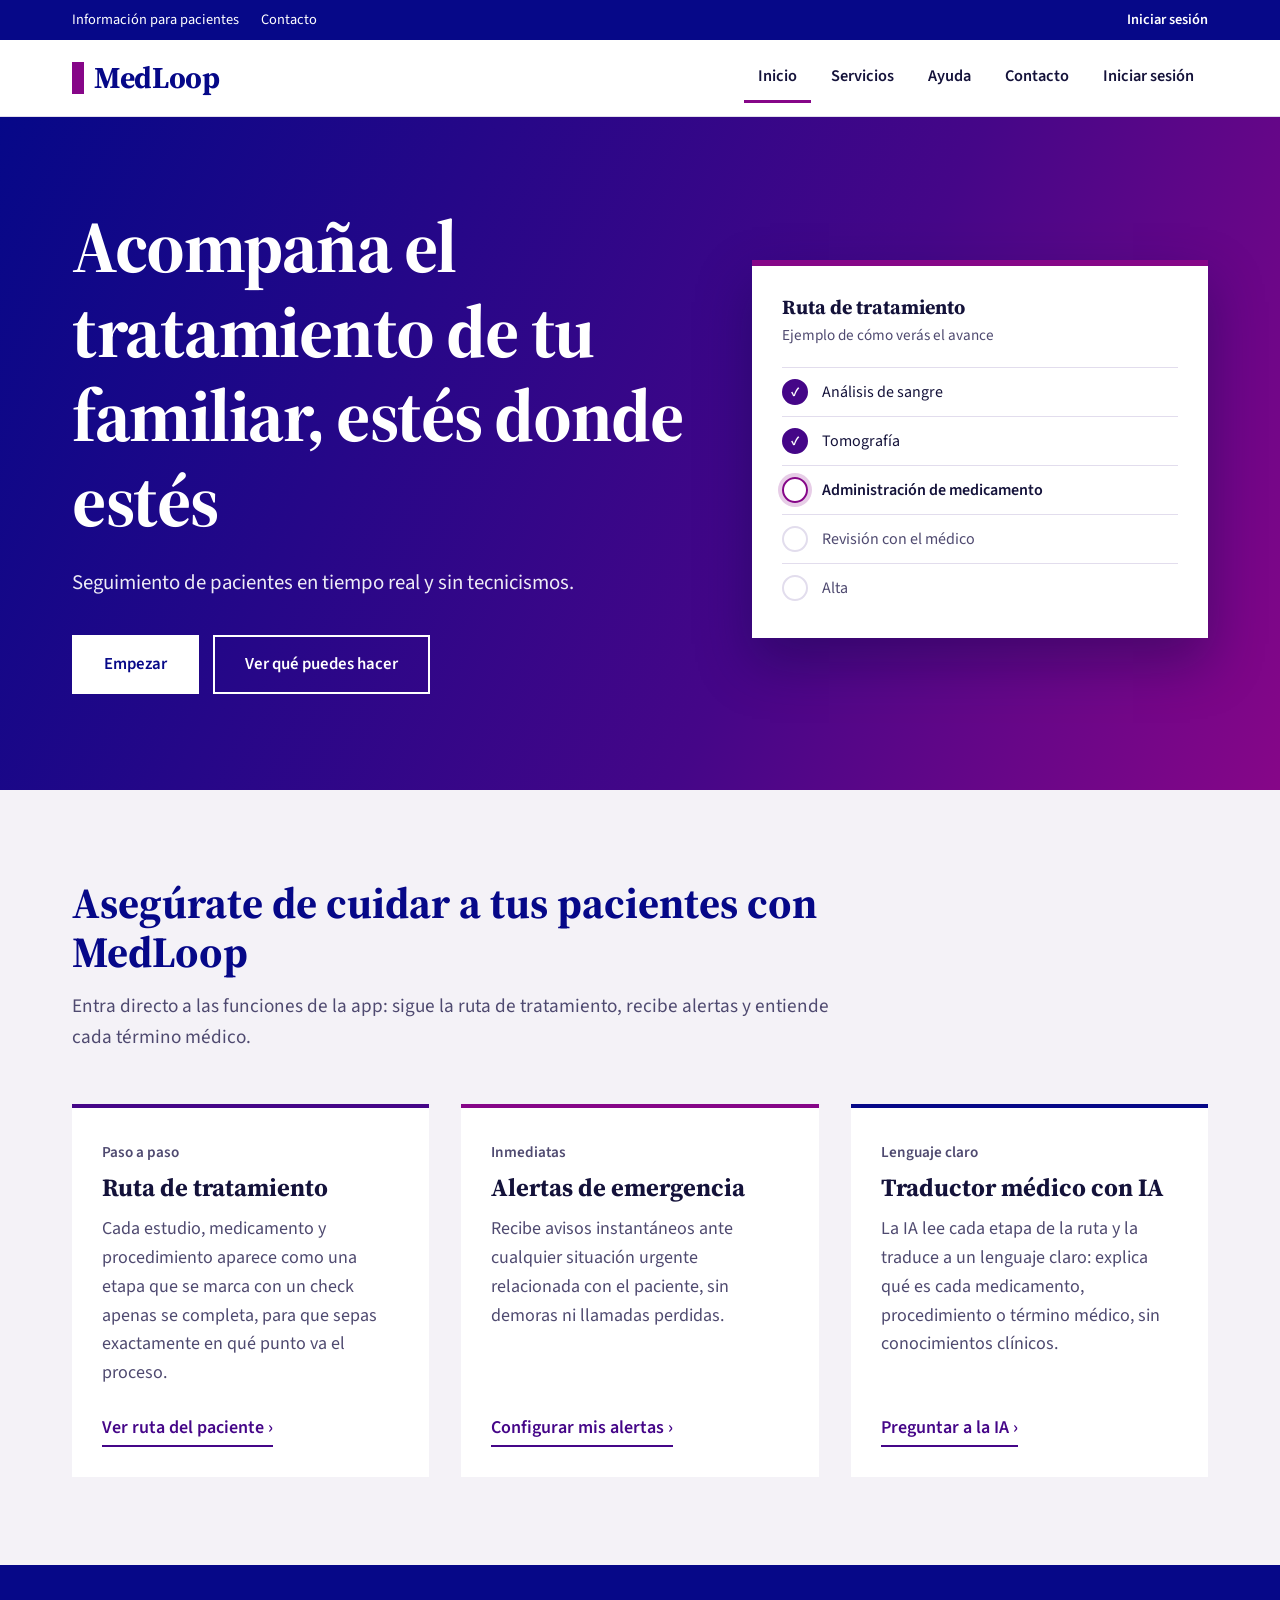
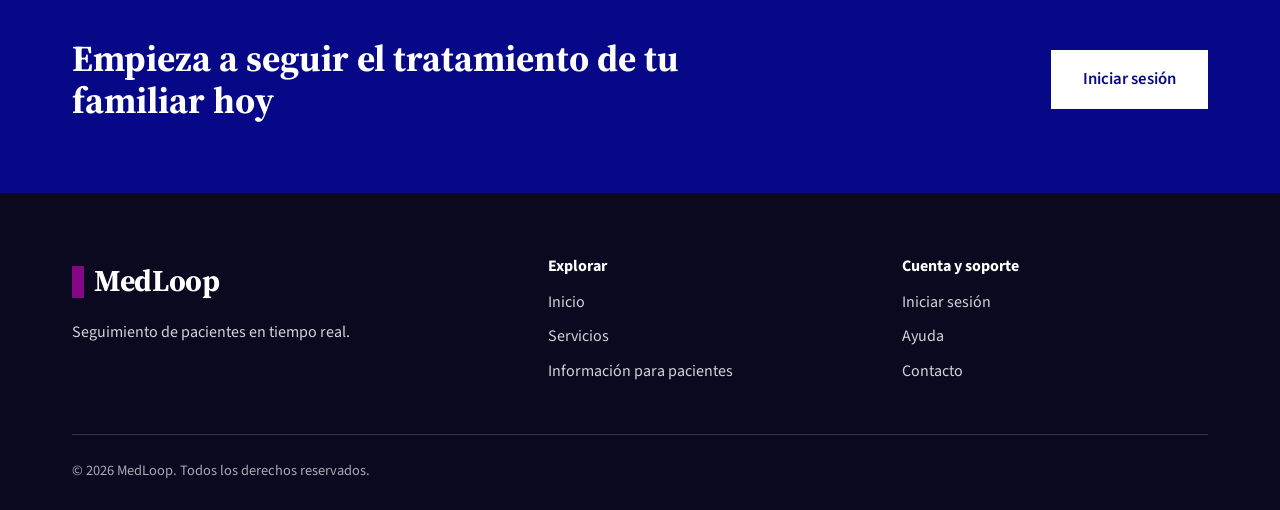
<file: index.html>
<!DOCTYPE html>
<html lang="es">
<head>
<meta charset="UTF-8">
<meta name="viewport" content="width=device-width, initial-scale=1.0">
<title>MedLoop</title>
<link rel="preconnect" href="https://fonts.googleapis.com">
<link rel="preconnect" href="https://fonts.gstatic.com" crossorigin>
<link href="https://fonts.googleapis.com/css2?family=Source+Sans+3:wght@400;600;700&family=Source+Serif+4:opsz,wght@8..60,600;8..60,700&display=swap" rel="stylesheet">
<link rel="stylesheet" href="styles.css">
</head>
<body>

<a class="skip" href="#servicios">Saltar al contenido</a>

<div class="utilidades">
  <div class="contenedor">
    <ul>
      <li><a href="#servicios">Información para pacientes</a></li>
      <li><a href="#contacto">Contacto</a></li>
    </ul>
    <ul>
      <li><a class="sesion" href="login.html">Iniciar sesión</a></li>
    </ul>
  </div>
</div>

<header class="cabecera">
  <div class="contenedor">
    <a class="marca" href="index.html">MedLoop</a>
    <button class="btn-menu" id="btnMenu" aria-expanded="false" aria-controls="menu">Menú</button>
    <nav class="menu-principal" id="menu" aria-label="Principal">
      <ul>
        <li><a href="index.html" aria-current="page">Inicio</a></li>
        <li><a href="#servicios">Servicios</a></li>
        <li><a href="#servicios">Ayuda</a></li>
        <li><a href="#contacto">Contacto</a></li>
        <li><a href="login.html">Iniciar sesión</a></li>
      </ul>
    </nav>
  </div>
</header>

<main>
  <section class="portada" id="inicio">
    <div class="contenedor">
      <div>
        <h1>Acompaña el tratamiento de tu familiar, estés donde estés</h1>
        <p>Seguimiento de pacientes en tiempo real y sin tecnicismos.</p>
        <div class="acciones">
          <a class="btn btn-claro" href="login.html">Empezar</a>
          <a class="btn btn-borde" href="#servicios">Ver qué puedes hacer</a>
        </div>
      </div>

      <!-- Ejemplo visual de la ruta de tratamiento (decorativo) -->
      <div class="ruta-demo" aria-hidden="true">
        <h2>Ruta de tratamiento</h2>
        <p class="sub">Ejemplo de cómo verás el avance</p>
        <ol>
          <li class="hecho"><span class="punto">✓</span> Análisis de sangre</li>
          <li class="hecho"><span class="punto">✓</span> Tomografía</li>
          <li class="actual"><span class="punto"></span> Administración de medicamento</li>
          <li class="pendiente"><span class="punto"></span> Revisión con el médico</li>
          <li class="pendiente"><span class="punto"></span> Alta</li>
        </ol>
      </div>
    </div>
  </section>

  <section class="seccion seccion-gris" id="servicios">
    <div class="contenedor">
      <div class="encabezado">
        <h2>Asegúrate de cuidar a tus pacientes con MedLoop</h2>
        <p>Entra directo a las funciones de la app: sigue la ruta de tratamiento, recibe alertas y entiende cada término médico.</p>
      </div>

      <div class="tarjetas">
        <article class="tarjeta">
          <span class="etiqueta">Paso a paso</span>
          <h3>Ruta de tratamiento</h3>
          <p>Cada estudio, medicamento y procedimiento aparece como una etapa que se marca con un check apenas se completa, para que sepas exactamente en qué punto va el proceso.</p>
          <a class="enlace-flecha" href="login.html">Ver ruta del paciente</a>
        </article>

        <article class="tarjeta">
          <span class="etiqueta">Inmediatas</span>
          <h3>Alertas de emergencia</h3>
          <p>Recibe avisos instantáneos ante cualquier situación urgente relacionada con el paciente, sin demoras ni llamadas perdidas.</p>
          <a class="enlace-flecha" href="login.html">Configurar mis alertas</a>
        </article>

        <article class="tarjeta">
          <span class="etiqueta">Lenguaje claro</span>
          <h3>Traductor médico con IA</h3>
          <p>La IA lee cada etapa de la ruta y la traduce a un lenguaje claro: explica qué es cada medicamento, procedimiento o término médico, sin conocimientos clínicos.</p>
          <a class="enlace-flecha" href="login.html">Preguntar a la IA</a>
        </article>
      </div>
    </div>
  </section>

  <section class="banda">
    <div class="contenedor">
      <h2>Empieza a seguir el tratamiento de tu familiar hoy</h2>
      <a class="btn btn-claro" href="login.html">Iniciar sesión</a>
    </div>
  </section>
</main>

<footer class="pie" id="contacto">
  <div class="contenedor">
    <div class="columnas">
      <div>
        <a class="marca" href="index.html">MedLoop</a>
        <p>Seguimiento de pacientes en tiempo real.</p>
      </div>
      <div>
        <h2>Explorar</h2>
        <ul>
          <li><a href="index.html">Inicio</a></li>
          <li><a href="#servicios">Servicios</a></li>
          <li><a href="#servicios">Información para pacientes</a></li>
        </ul>
      </div>
      <div>
        <h2>Cuenta y soporte</h2>
        <ul>
          <li><a href="login.html">Iniciar sesión</a></li>
          <li><a href="#servicios">Ayuda</a></li>
          <li><a href="#contacto">Contacto</a></li>
        </ul>
      </div>
    </div>
    <p class="legal">&copy; 2026 MedLoop. Todos los derechos reservados.</p>
  </div>
</footer>

<script src="script.js"></script>
</body>
</html>

</body>
</html>
</file>
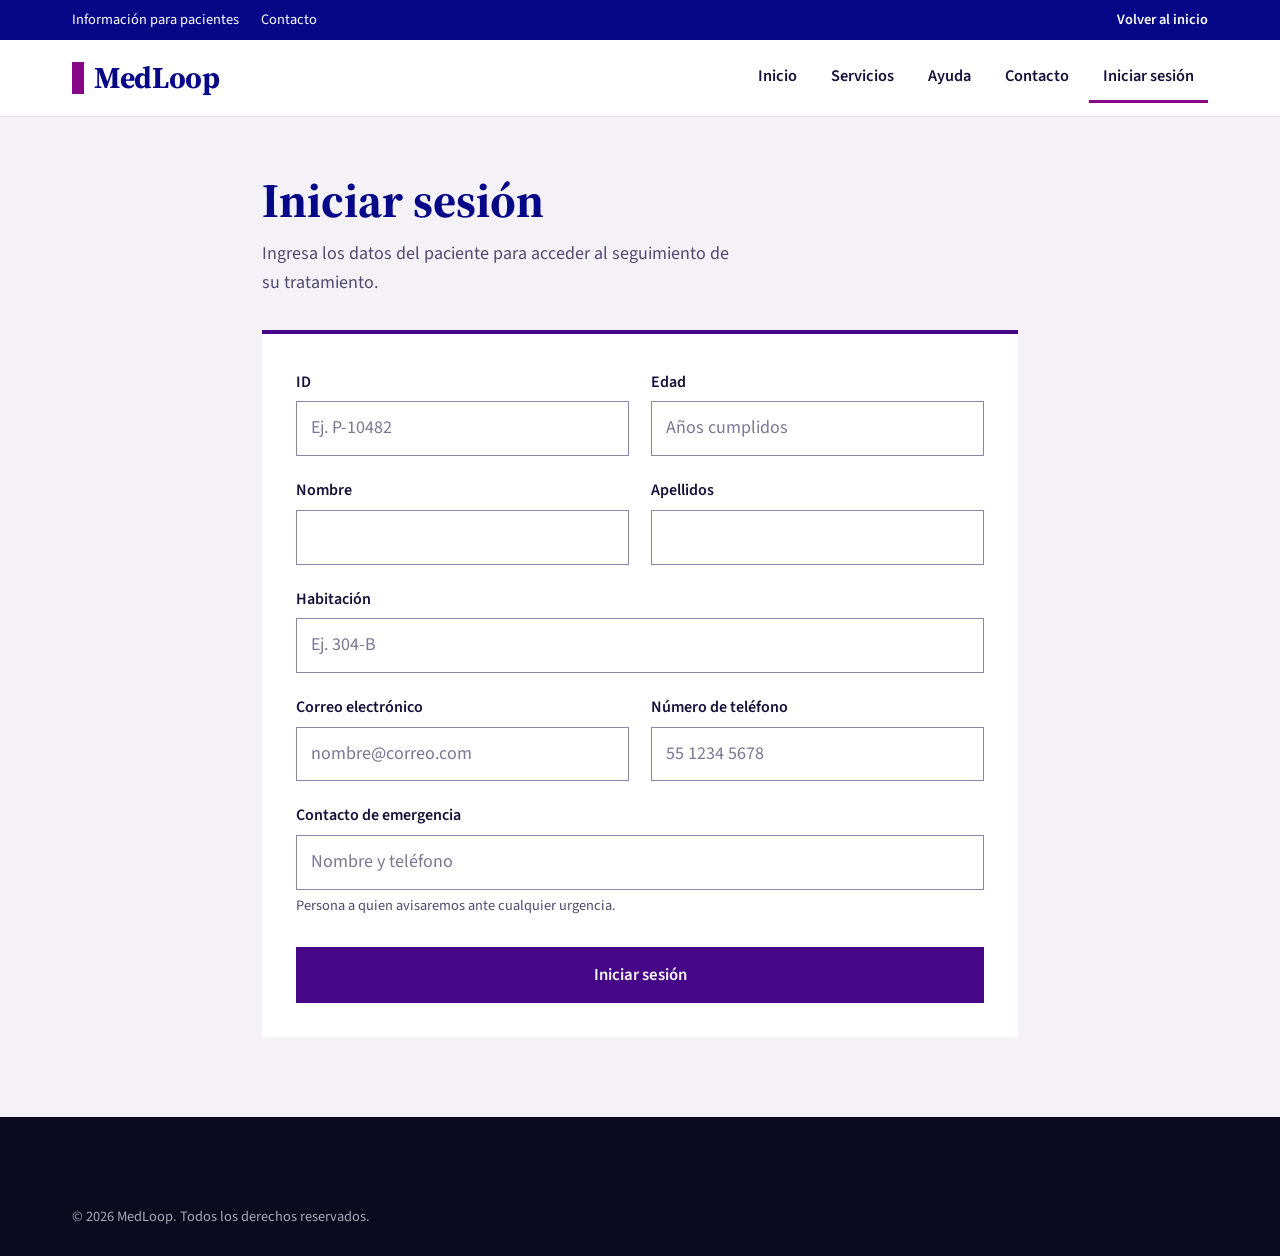
<file: login.html>
<!DOCTYPE html>
<html lang="es">
<head>
<meta charset="UTF-8">
<meta name="viewport" content="width=device-width, initial-scale=1.0">
<title>Iniciar sesión | MedLoop</title>
<link rel="preconnect" href="https://fonts.googleapis.com">
<link rel="preconnect" href="https://fonts.gstatic.com" crossorigin>
<link href="https://fonts.googleapis.com/css2?family=Source+Sans+3:wght@400;600;700&family=Source+Serif+4:opsz,wght@8..60,600;8..60,700&display=swap" rel="stylesheet">
<link rel="stylesheet" href="styles.css">
</head>
<body class="pagina-formulario">

<a class="skip" href="#contenido">Saltar al contenido</a>

<div class="utilidades">
  <div class="contenedor">
    <ul>
      <li><a href="index.html#servicios">Información para pacientes</a></li>
      <li><a href="index.html#contacto">Contacto</a></li>
    </ul>
    <ul>
      <li><a class="sesion" href="index.html">Volver al inicio</a></li>
    </ul>
  </div>
</div>

<header class="cabecera">
  <div class="contenedor">
    <a class="marca" href="index.html">MedLoop</a>
    <button class="btn-menu" id="btnMenu" aria-expanded="false" aria-controls="menu">Menú</button>
    <nav class="menu-principal" id="menu" aria-label="Principal">
      <ul>
        <li><a href="index.html">Inicio</a></li>
        <li><a href="index.html#servicios">Servicios</a></li>
        <li><a href="index.html#servicios">Ayuda</a></li>
        <li><a href="index.html#contacto">Contacto</a></li>
        <li><a href="login.html" aria-current="page">Iniciar sesión</a></li>
      </ul>
    </nav>
  </div>
</header>

<main id="contenido">
  <div class="contenedor estrecho">
    <h1>Iniciar sesión</h1>
    <p class="intro">Ingresa los datos del paciente para acceder al seguimiento de su tratamiento.</p>

    <form class="datos" id="loginForm" novalidate>
      <div class="grid">
        <div>
          <label for="id">ID</label>
          <input id="id" name="id" type="text" required autocomplete="off" placeholder="Ej. P-10482">
        </div>
        <div>
          <label for="edad">Edad</label>
          <input id="edad" name="edad" type="number" required min="0" max="120" inputmode="numeric" placeholder="Años cumplidos">
        </div>
        <div>
          <label for="nombre">Nombre</label>
          <input id="nombre" name="nombre" type="text" required autocomplete="given-name">
        </div>
        <div>
          <label for="apellidos">Apellidos</label>
          <input id="apellidos" name="apellidos" type="text" required autocomplete="family-name">
        </div>
        <div class="full">
          <label for="habitacion">Habitación</label>
          <input id="habitacion" name="habitacion" type="text" required autocomplete="off" placeholder="Ej. 304-B">
        </div>
        <div>
          <label for="correo">Correo electrónico</label>
          <input id="correo" name="correo" type="email" required autocomplete="email" placeholder="nombre@correo.com">
        </div>
        <div>
          <label for="telefono">Número de teléfono</label>
          <input id="telefono" name="telefono" type="tel" required autocomplete="tel" inputmode="tel" pattern="[0-9+\s()\-]{8,20}" placeholder="55 1234 5678">
        </div>
        <div class="full">
          <label for="emergencia">Contacto de emergencia</label>
          <input id="emergencia" name="emergencia" type="text" required autocomplete="off" placeholder="Nombre y teléfono">
          <p class="hint">Persona a quien avisaremos ante cualquier urgencia.</p>
        </div>
      </div>

      <button class="btn btn-morado" type="submit">Iniciar sesión</button>
      <p class="ok" id="ok" role="status">Datos recibidos. Entrando a MedLoop…</p>
    </form>
  </div>
</main>

<footer class="pie">
  <div class="contenedor">
    <p class="legal">&copy; 2026 MedLoop. Todos los derechos reservados.</p>
  </div>
</footer>

<script src="script.js"></script>
<script>
  const form = document.getElementById('loginForm');
  const ok = document.getElementById('ok');
  form.addEventListener('submit', e => {
    e.preventDefault();
    if (!form.checkValidity()) { form.reportValidity(); return; }
    const datos = Object.fromEntries(new FormData(form));
    // TODO: enviar `datos` al servidor (fetch/POST) y redirigir al panel del paciente.
    ok.classList.add('show');
  });
</script>
</body>
</html>
</script>

</body>
</html>
</file>
<file: styles.css>
/* ==========================================================
   MedLoop — hoja de estilos compartida (index.html, login.html)
   Estructura y tipografía inspiradas en stanford.edu:
   Source Serif 4 (títulos) + Source Sans 3 (texto e interfaz).
   Colores: los originales de MedLoop.
   ========================================================== */

/* ---------- Tokens ---------- */
:root {
  --azul: #060888;
  --morado: #450688;
  --magenta: #860688;

  --papel: #ffffff;
  --gris: #f4f2f7;
  --card: #ffffff;
  --texto: #14123a;
  --suave: #4f4a70;
  --linea: #e2dded;
  --enlace: #450688;
  --error: #b00020;

  --serif: "Source Serif 4", "Source Serif Pro", Georgia, "Times New Roman", serif;
  --sans: "Source Sans 3", "Source Sans Pro", -apple-system, "Segoe UI", Arial, sans-serif;

  --ancho: 1200px;
}

@media (prefers-color-scheme: dark) {
  :root:not([data-theme="light"]) {
    --papel: #0a0920; --gris: #100e2a; --card: #141230; --texto: #f1eefa;
    --suave: #b9b2d4; --linea: #2a2650; --enlace: #c9a6e8; --error: #ff8a9b;
  }
}
:root[data-theme="dark"] {
  --papel: #0a0920; --gris: #100e2a; --card: #141230; --texto: #f1eefa;
  --suave: #b9b2d4; --linea: #2a2650; --enlace: #c9a6e8; --error: #ff8a9b;
}

/* ---------- Base ---------- */
*, *::before, *::after { margin: 0; padding: 0; box-sizing: border-box; }
html { scroll-behavior: smooth; scroll-padding-top: 90px; }
body {
  font-family: var(--sans);
  font-size: 1.125rem;
  line-height: 1.6;
  background: var(--papel);
  color: var(--texto);
  -webkit-font-smoothing: antialiased;
}
h1, h2, h3 { font-family: var(--serif); font-weight: 700; line-height: 1.15; }
a { color: var(--enlace); }
:focus-visible { outline: 3px solid var(--magenta); outline-offset: 2px; }

.contenedor { max-width: var(--ancho); margin: 0 auto; padding: 0 32px; }

.skip {
  position: absolute; left: -9999px; top: 0; z-index: 1000;
  background: #fff; color: var(--azul); padding: 10px 16px; font-weight: 600;
}
.skip:focus { left: 0; }

/* ---------- Barra superior (utilidades) ---------- */
.utilidades { background: var(--azul); color: #fff; font-size: .9rem; }
.utilidades .contenedor {
  display: flex; justify-content: space-between; align-items: center;
  min-height: 40px; gap: 20px;
}
.utilidades ul { list-style: none; display: flex; gap: 22px; }
.utilidades a { color: #fff; text-decoration: none; }
.utilidades a:hover, .utilidades a:focus-visible { text-decoration: underline; }
.utilidades .sesion { font-weight: 600; }

/* ---------- Cabecera ---------- */
.cabecera {
  background: var(--card);
  border-bottom: 1px solid var(--linea);
  position: sticky; top: 0; z-index: 200;
}
.cabecera .contenedor {
  display: flex; justify-content: space-between; align-items: center;
  min-height: 76px; gap: 24px;
}
.marca {
  font-family: var(--serif); font-weight: 700; font-size: 1.9rem;
  color: var(--azul); text-decoration: none; letter-spacing: -.01em;
  display: inline-flex; align-items: center; gap: 10px;
}
:root[data-theme="dark"] .marca { color: #fff; }
@media (prefers-color-scheme: dark) { :root:not([data-theme="light"]) .marca { color: #fff; } }
.marca::before {           /* pequeño sello cuadrado, como el bloque del logo de Stanford */
  content: ""; width: 12px; height: 32px; background: var(--magenta);
}

.menu-principal ul { list-style: none; display: flex; gap: 6px; }
.menu-principal a {
  display: block; padding: 10px 14px; color: var(--texto);
  text-decoration: none; font-weight: 600; font-size: 1.02rem;
  border-bottom: 3px solid transparent;
}
.menu-principal a:hover,
.menu-principal a[aria-current="page"] { border-bottom-color: var(--magenta); }

.btn-menu {
  display: none; background: none; border: 1px solid var(--linea); color: var(--texto);
  font: inherit; font-weight: 600; padding: 9px 16px; cursor: pointer;
}

/* ---------- Botones ---------- */
.btn {
  display: inline-block; font-family: var(--sans); font-weight: 600; font-size: 1.05rem;
  padding: 14px 30px; text-decoration: none; cursor: pointer;
  border: 2px solid transparent; border-radius: 0;
  transition: background .2s ease, color .2s ease, border-color .2s ease;
}
.btn-claro { background: #fff; color: var(--azul); }
.btn-claro:hover { background: var(--gris); }
.btn-borde { border-color: #fff; color: #fff; background: transparent; }
.btn-borde:hover { background: rgba(255,255,255,.14); }
.btn-morado { background: var(--morado); color: #fff; }
.btn-morado:hover { background: var(--magenta); }

/* ---------- Portada (hero) ---------- */
.portada {
  background: linear-gradient(115deg, var(--azul) 0%, var(--morado) 62%, var(--magenta) 100%);
  color: #fff;
}
.portada .contenedor {
  display: grid; grid-template-columns: 1.15fr .85fr; gap: 64px;
  align-items: center; padding-top: 88px; padding-bottom: 96px;
}
.portada h1 {
  font-size: clamp(2.6rem, 6vw, 4.6rem); letter-spacing: -.02em; margin-bottom: 22px;
}
.portada p { font-size: 1.3rem; max-width: 34em; margin-bottom: 36px; color: rgba(255,255,255,.92); }
.portada .acciones { display: flex; flex-wrap: wrap; gap: 14px; }

/* Ilustración hecha en CSS: la ruta de tratamiento (sustituye a la foto) */
.ruta-demo {
  background: var(--card); color: var(--texto); padding: 30px 30px 26px;
  border-top: 6px solid var(--magenta); box-shadow: 0 24px 50px rgba(6,8,60,.35);
}
.ruta-demo h2 { font-size: 1.25rem; margin-bottom: 4px; }
.ruta-demo .sub { color: var(--suave); font-size: .95rem; margin-bottom: 20px; }
.ruta-demo ol { list-style: none; position: relative; }
.ruta-demo li {
  display: flex; align-items: center; gap: 14px; padding: 11px 0;
  border-top: 1px solid var(--linea); font-size: 1rem;
}
.ruta-demo .punto {
  flex: none; width: 26px; height: 26px; border-radius: 50%;
  border: 2px solid var(--linea); display: grid; place-items: center;
  font-size: .8rem; font-weight: 700; color: #fff;
}
.ruta-demo .hecho .punto { background: var(--morado); border-color: var(--morado); }
.ruta-demo .actual .punto { border-color: var(--magenta); box-shadow: 0 0 0 4px rgba(134,6,136,.2); }
.ruta-demo .actual { font-weight: 600; }
.ruta-demo .pendiente { color: var(--suave); }

/* ---------- Servicios ---------- */
.seccion { padding: 88px 0; }
.seccion-gris { background: var(--gris); }
.encabezado { max-width: 760px; margin-bottom: 52px; }
.encabezado h2 { font-size: clamp(1.9rem, 4vw, 2.7rem); color: var(--azul); margin-bottom: 14px; }
:root[data-theme="dark"] .encabezado h2 { color: #fff; }
@media (prefers-color-scheme: dark) { :root:not([data-theme="light"]) .encabezado h2 { color: #fff; } }
.encabezado p { color: var(--suave); font-size: 1.2rem; }

.tarjetas { display: grid; grid-template-columns: repeat(3, 1fr); gap: 32px; }
.tarjeta {
  background: var(--card); border-top: 4px solid var(--morado);
  padding: 32px 30px 30px; display: flex; flex-direction: column;
}
.tarjeta:nth-child(2) { border-top-color: var(--magenta); }
.tarjeta:nth-child(3) { border-top-color: var(--azul); }
.tarjeta .etiqueta { font-size: .95rem; font-weight: 600; color: var(--suave); margin-bottom: 8px; }
.tarjeta h3 { font-size: 1.55rem; margin-bottom: 14px; }
.tarjeta p { color: var(--suave); flex: 1; margin-bottom: 26px; }
.enlace-flecha {
  font-weight: 600; text-decoration: none; color: var(--enlace);
  border-bottom: 2px solid currentColor; align-self: flex-start; padding-bottom: 2px;
}
.enlace-flecha::after { content: " \203A"; }
.enlace-flecha:hover { color: var(--magenta); }

/* ---------- Banda de llamada a la acción ---------- */
.banda { background: var(--azul); color: #fff; padding: 72px 0; }
.banda .contenedor {
  display: flex; justify-content: space-between; align-items: center; gap: 32px; flex-wrap: wrap;
}
.banda h2 { font-size: clamp(1.7rem, 3.4vw, 2.3rem); max-width: 20em; }

/* ---------- Pie de página ---------- */
.pie { background: #0a0920; color: rgba(255,255,255,.82); padding: 64px 0 28px; font-size: 1rem; }
.pie .columnas {
  display: grid; grid-template-columns: 1.4fr 1fr 1fr; gap: 48px;
  padding-bottom: 40px; border-bottom: 1px solid rgba(255,255,255,.18);
}
.pie .marca { color: #fff; margin-bottom: 14px; }
.pie h2 { font-family: var(--sans); font-size: 1rem; color: #fff; margin-bottom: 14px; }
.pie ul { list-style: none; }
.pie li { margin-bottom: 9px; }
.pie a { color: rgba(255,255,255,.82); text-decoration: none; }
.pie a:hover { color: #fff; text-decoration: underline; }
.pie .legal { padding-top: 24px; font-size: .9rem; color: rgba(255,255,255,.65); }

/* ---------- Inicio de sesión ---------- */
.pagina-formulario { background: var(--gris); }
.pagina-formulario .contenedor.estrecho { max-width: 820px; padding-top: 56px; padding-bottom: 80px; }
.pagina-formulario h1 { font-size: clamp(2.1rem, 5vw, 3rem); color: var(--azul); margin-bottom: 12px; }
:root[data-theme="dark"] .pagina-formulario h1 { color: #fff; }
@media (prefers-color-scheme: dark) { :root:not([data-theme="light"]) .pagina-formulario h1 { color: #fff; } }
.intro { color: var(--suave); margin-bottom: 32px; max-width: 52ch; }

form.datos { background: var(--card); border-top: 4px solid var(--morado); padding: 36px 34px 34px; }
.grid { display: grid; grid-template-columns: 1fr 1fr; gap: 22px 22px; }
.full { grid-column: 1 / -1; }
label { display: block; font-size: 1rem; font-weight: 600; margin-bottom: 6px; }
input {
  width: 100%; font: inherit; color: var(--texto); background: var(--papel);
  border: 1px solid #8b86a6; border-radius: 0; padding: 12px 14px;
}
input::placeholder { color: var(--suave); opacity: .75; }
input:focus-visible { outline: 3px solid var(--magenta); outline-offset: 0; border-color: var(--morado); }
input:user-invalid { border-color: var(--error); }
.hint { font-size: .9rem; color: var(--suave); margin-top: 4px; }
form.datos .btn { margin-top: 30px; width: 100%; }
.ok {
  display: none; margin-top: 22px; padding: 14px 16px;
  border-left: 4px solid var(--magenta); background: var(--gris);
}
.ok.show { display: block; }

/* ---------- Adaptación a pantallas pequeñas ---------- */
@media (max-width: 960px) {
  .portada .contenedor { grid-template-columns: 1fr; gap: 48px; padding-top: 64px; padding-bottom: 72px; }
  .tarjetas { grid-template-columns: 1fr; }
  .pie .columnas { grid-template-columns: 1fr 1fr; }
  .pie .columnas > :first-child { grid-column: 1 / -1; }

  .btn-menu { display: block; }
  .menu-principal {
    display: none; position: absolute; left: 0; right: 0; top: 100%;
    background: var(--card); border-bottom: 1px solid var(--linea);
    box-shadow: 0 16px 30px rgba(20,18,58,.15);
  }
  .menu-principal.abierto { display: block; }
  .menu-principal ul { flex-direction: column; gap: 0; padding: 8px 32px 16px; }
  .menu-principal a { padding: 14px 0; border-bottom: 1px solid var(--linea); }
}
@media (max-width: 600px) {
  .contenedor { padding: 0 20px; }
  .utilidades ul:first-child { display: none; }
  .utilidades .contenedor { justify-content: flex-end; }
  .seccion { padding: 60px 0; }
  .grid { grid-template-columns: 1fr; }
  form.datos { padding: 28px 20px; }
  .pie .columnas { grid-template-columns: 1fr; }
  .menu-principal ul { padding: 8px 20px 16px; }
}

@media (prefers-reduced-motion: reduce) {
  html { scroll-behavior: auto; }
  * { transition: none !important; }
}
</file>
